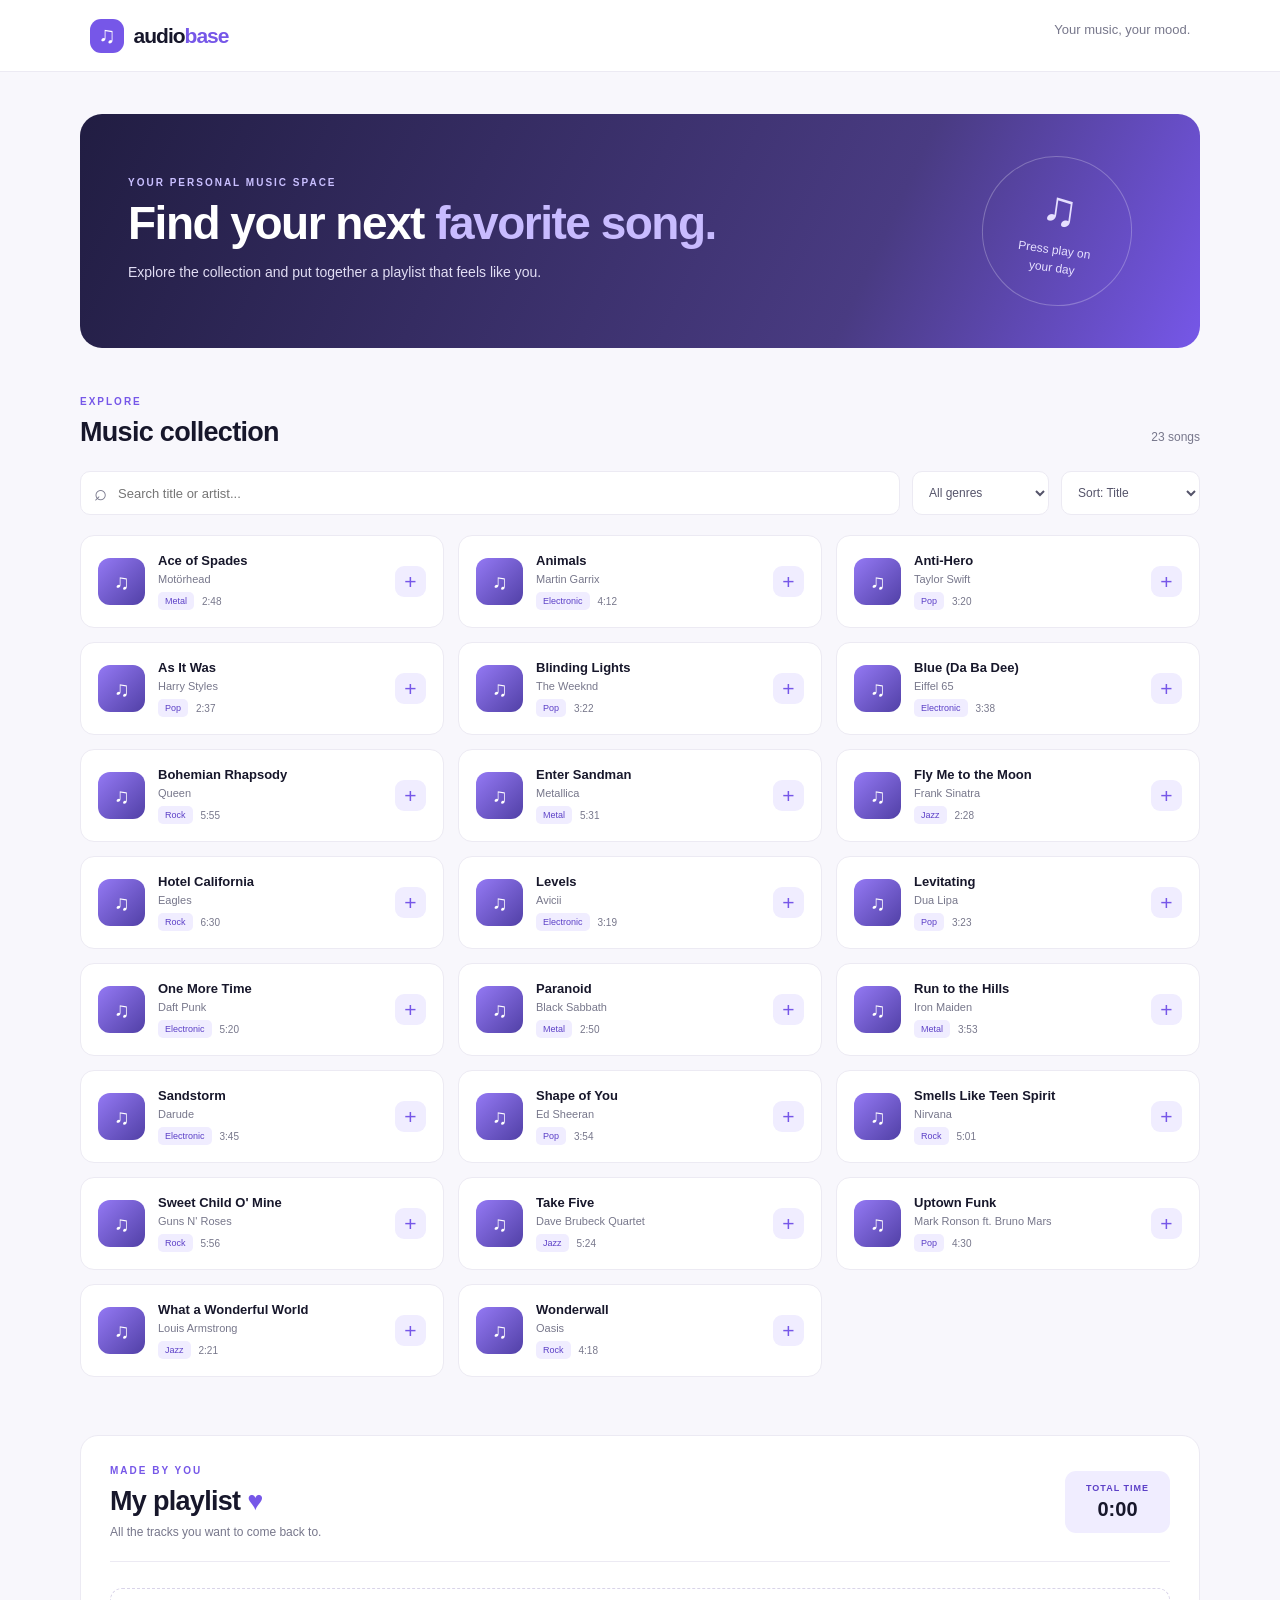
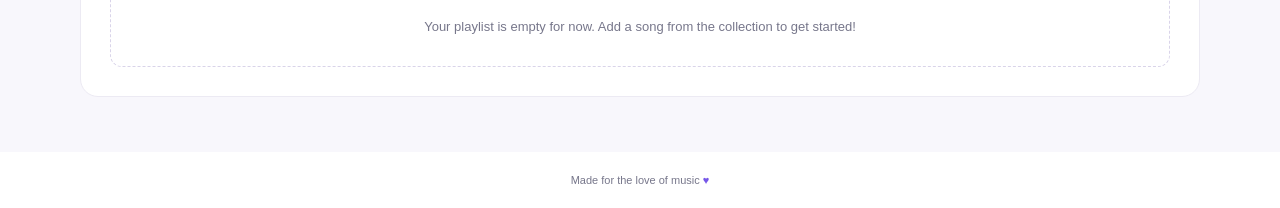
<file: assignment_3/index.html>
<!DOCTYPE html>
<html lang="en">
<head>
    <meta charset="UTF-8">
    <meta name="viewport" content="width=device-width, initial-scale=1.0">
    <title>My Music Playlist</title>
    <link rel="stylesheet" href="./css/styles.css">
</head>
<body>
    <header class="top-bar">
        <a class="logo" href="#">
            <span class="logo-icon">♫</span>
            <span>audio<span class="logo-light">base</span></span>
        </a>
        <p class="top-note">Your music, your mood.</p>
    </header>

    <main class="page">
        <section class="welcome">
            <div>
                <p class="eyebrow">YOUR PERSONAL MUSIC SPACE</p>
                <h1>Find your next <span>favorite song.</span></h1>
                <p class="welcome-text">Explore the collection and put together a playlist that feels like you.</p>
            </div>
            <div class="welcome-note">
                <span class="note-symbol">♫</span>
                <span>Press play on<br>your day</span>
            </div>
        </section>

        <section class="collection-section">
            <div class="section-heading">
                <div>
                    <p class="eyebrow">EXPLORE</p>
                    <h2>Music collection</h2>
                </div>
                <span class="song-count" id="song-count">23 songs</span>
            </div>

            <div class="filters">
                <label class="search-box">
                    <span>⌕</span>
                    <input type="text" id="search-input" placeholder="Search title or artist..." aria-label="Search songs">
                </label>

                <label class="select-label">
                    <span class="sr-only">Filter by genre</span>
                    <select id="genre-filter">
                        <option value="all">All genres</option>
                    </select>
                </label>

                <label class="select-label">
                    <span class="sr-only">Sort songs</span>
                    <select id="sort-select">
                        <option value="title">Sort: Title</option>
                        <option value="artist">Sort: Artist</option>
                        <option value="duration">Sort: Duration</option>
                    </select>
                </label>
            </div>

            <div class="song-grid" id="song-list"></div>
            <p class="empty-message" id="collection-empty" hidden>No songs found. Try another search or genre.</p>
        </section>

        <section class="playlist-section">
            <div class="playlist-top">
                <div>
                    <p class="eyebrow">MADE BY YOU</p>
                    <h2>My playlist <span class="playlist-heart">♥</span></h2>
                    <p class="playlist-description">All the tracks you want to come back to.</p>
                </div>
                <div class="playlist-total">
                    <span class="total-label">TOTAL TIME</span>
                    <strong id="playlist-duration">0:00</strong>
                </div>
            </div>

            <div id="playlist-list" class="playlist-list"></div>
            <p class="empty-message playlist-empty" id="playlist-empty">Your playlist is empty for now. Add a song from the collection to get started!</p>
        </section>
    </main>

    <footer>
        <p>Made for the love of music <span>♥</span></p>
    </footer>

    <script src="./data/songs.js"></script>
    <script src="./js/app.js"></script>
</body>
</html>
</file>
<file: assignment_3/css/styles.css>
:root {
    --dark: #17172b;
    --muted: #77778b;
    --purple: #7657e8;
    --purple-dark: #5c40c7;
    --light-purple: #f0edff;
    --page: #f8f7fc;
    --white: #ffffff;
    --border: #eceaf3;
}

* {
    box-sizing: border-box;
}

body {
    margin: 0;
    background: var(--page);
    color: var(--dark);
    font-family: Arial, Helvetica, sans-serif;
}

.top-bar {
    height: 72px;
    padding: 0 7%;
    background: var(--white);
    display: flex;
    align-items: center;
    justify-content: space-between;
    border-bottom: 1px solid var(--border);
}

.logo {
    display: flex;
    align-items: center;
    gap: 10px;
    color: var(--dark);
    text-decoration: none;
    font-size: 21px;
    font-weight: 800;
    letter-spacing: -1px;
}

.logo-icon {
    width: 34px;
    height: 34px;
    display: grid;
    place-items: center;
    color: white;
    background: var(--purple);
    border-radius: 11px;
    font-size: 23px;
}

.logo-light {
    color: var(--purple);
}

.top-note {
    color: var(--muted);
    font-size: 13px;
}

.page {
    width: min(1120px, 88%);
    margin: 0 auto;
}

.welcome {
    margin: 42px 0 48px;
    padding: 42px 48px;
    min-height: 220px;
    background: linear-gradient(115deg, #211d42, #493b82 70%, #7657e8);
    color: white;
    border-radius: 22px;
    display: flex;
    justify-content: space-between;
    align-items: center;
    overflow: hidden;
}

.eyebrow {
    margin: 0 0 10px;
    color: var(--purple);
    font-size: 10px;
    font-weight: 800;
    letter-spacing: 2px;
}

.welcome .eyebrow {
    color: #c9bfff;
}

h1, h2, p {
    margin-top: 0;
}

h1 {
    max-width: 600px;
    margin-bottom: 12px;
    font-size: clamp(30px, 4vw, 46px);
    line-height: 1.12;
    letter-spacing: -1.5px;
}

h1 span {
    color: #c8bbff;
}

.welcome-text {
    max-width: 490px;
    margin-bottom: 0;
    color: #e1ddf4;
    font-size: 14px;
    line-height: 1.7;
}

.welcome-note {
    width: 150px;
    height: 150px;
    flex-shrink: 0;
    margin-right: 20px;
    border: 1px solid rgba(255,255,255,.25);
    border-radius: 50%;
    display: flex;
    flex-direction: column;
    align-items: center;
    justify-content: center;
    color: #e6e0ff;
    text-align: center;
    font-size: 12px;
    line-height: 1.5;
    transform: rotate(8deg);
}

.note-symbol {
    font-size: 48px;
    line-height: 1;
    margin-bottom: 8px;
}

.collection-section {
    margin-bottom: 58px;
}

.section-heading, .playlist-top {
    display: flex;
    align-items: end;
    justify-content: space-between;
}

h2 {
    margin-bottom: 0;
    font-size: 27px;
    letter-spacing: -.7px;
}

.song-count {
    margin-bottom: 4px;
    color: var(--muted);
    font-size: 12px;
}

.filters {
    display: flex;
    gap: 12px;
    margin: 23px 0 20px;
}

.search-box, .select-label {
    height: 44px;
    background: var(--white);
    border: 1px solid var(--border);
    border-radius: 10px;
    display: flex;
    align-items: center;
}

.search-box {
    flex: 1;
    padding: 0 13px;
    gap: 9px;
    color: var(--muted);
    font-size: 22px;
}

.search-box input {
    width: 100%;
    border: 0;
    outline: 0;
    color: var(--dark);
    font-size: 13px;
}

.select-label select {
    height: 100%;
    min-width: 135px;
    padding: 0 30px 0 12px;
    border: 0;
    outline: 0;
    background: transparent;
    color: #55546a;
    font-size: 12px;
    cursor: pointer;
}

.song-grid {
    display: grid;
    grid-template-columns: repeat(3, 1fr);
    gap: 14px;
}

.song-card {
    min-width: 0;
    padding: 17px;
    background: var(--white);
    border: 1px solid var(--border);
    border-radius: 14px;
    display: flex;
    align-items: center;
    gap: 13px;
    transition: transform .2s, box-shadow .2s;
}

.song-card:hover {
    transform: translateY(-3px);
    box-shadow: 0 9px 22px rgba(38, 28, 82, .07);
}

.album-art {
    width: 47px;
    height: 47px;
    flex-shrink: 0;
    display: grid;
    place-items: center;
    border-radius: 12px;
    color: white;
    font-size: 21px;
    background: linear-gradient(135deg, #9479f4, #5140a6);
}

.song-info {
    min-width: 0;
    flex: 1;
}

.song-info h3 {
    margin: 0 0 5px;
    overflow: hidden;
    color: var(--dark);
    font-size: 13px;
    text-overflow: ellipsis;
    white-space: nowrap;
}

.song-info p {
    margin: 0;
    overflow: hidden;
    color: var(--muted);
    font-size: 11px;
    text-overflow: ellipsis;
    white-space: nowrap;
}

.song-meta {
    margin-top: 7px;
    display: flex;
    align-items: center;
    gap: 8px;
}

.genre-tag {
    padding: 4px 7px;
    border-radius: 5px;
    background: var(--light-purple);
    color: var(--purple-dark);
    font-size: 9px;
}

.duration {
    color: var(--muted);
    font-size: 10px;
}

.add-button, .remove-button {
    width: 31px;
    height: 31px;
    flex-shrink: 0;
    border: 0;
    border-radius: 9px;
    background: var(--light-purple);
    color: var(--purple);
    font-size: 21px;
    cursor: pointer;
}

.add-button:hover, .remove-button:hover {
    background: var(--purple);
    color: white;
}

.add-button:disabled {
    background: #f1f0f5;
    color: #aaa7b6;
    cursor: default;
}

.empty-message {
    padding: 28px 15px;
    border: 1px dashed #d9d4e9;
    border-radius: 12px;
    color: var(--muted);
    text-align: center;
    font-size: 13px;
    line-height: 1.6;
}

.playlist-section {
    margin-bottom: 55px;
    padding: 29px;
    background: var(--white);
    border: 1px solid var(--border);
    border-radius: 18px;
}

.playlist-top {
    align-items: center;
    padding-bottom: 22px;
    border-bottom: 1px solid var(--border);
}

.playlist-heart, footer span {
    color: var(--purple);
}

.playlist-description {
    margin: 8px 0 0;
    color: var(--muted);
    font-size: 12px;
}

.playlist-total {
    min-width: 105px;
    padding: 12px 16px;
    background: var(--light-purple);
    border-radius: 11px;
    text-align: center;
}

.total-label {
    display: block;
    margin-bottom: 5px;
    color: var(--purple-dark);
    font-size: 9px;
    font-weight: bold;
    letter-spacing: 1px;
}

.playlist-total strong {
    color: var(--dark);
    font-size: 20px;
}

.playlist-list {
    padding-top: 8px;
}

.playlist-song {
    min-height: 61px;
    display: flex;
    align-items: center;
    gap: 13px;
    border-bottom: 1px solid #f0eef5;
}

.playlist-song:last-child {
    border-bottom: 0;
}

.track-number {
    width: 20px;
    color: #aaa6b8;
    font-size: 11px;
    text-align: center;
}

.playlist-song .song-info h3 {
    font-size: 12px;
}

.playlist-song .song-info p {
    font-size: 10px;
}

.playlist-song .duration {
    margin-left: auto;
    margin-right: 8px;
}

.remove-button {
    width: 28px;
    height: 28px;
    font-size: 17px;
}

.playlist-empty {
    margin: 18px 0 0;
}

footer {
    padding: 22px;
    background: white;
    color: var(--muted);
    text-align: center;
    font-size: 11px;
}

footer p {
    margin: 0;
}

.sr-only {
    position: absolute;
    width: 1px;
    height: 1px;
    padding: 0;
    margin: -1px;
    overflow: hidden;
    clip: rect(0, 0, 0, 0);
    white-space: nowrap;
    border: 0;
}

@media (max-width: 850px) {
    .song-grid {
        grid-template-columns: repeat(2, 1fr);
    }
}

@media (max-width: 600px) {
    .top-bar {
        padding: 0 6%;
    }

    .top-note {
        font-size: 11px;
    }

    .page {
        width: 90%;
    }

    .welcome {
        margin: 25px 0 35px;
        padding: 30px 25px;
    }

    .welcome-note {
        display: none;
    }

    .filters {
        flex-wrap: wrap;
    }

    .search-box {
        flex-basis: 100%;
    }

    .select-label {
        flex: 1;
    }

    .select-label select {
        width: 100%;
        min-width: 0;
    }

    .song-grid {
        grid-template-columns: 1fr;
    }

    .playlist-section {
        padding: 22px 17px;
    }

    .playlist-top {
        align-items: flex-start;
        gap: 15px;
    }

    h2 {
        font-size: 23px;
    }
}
</file>
